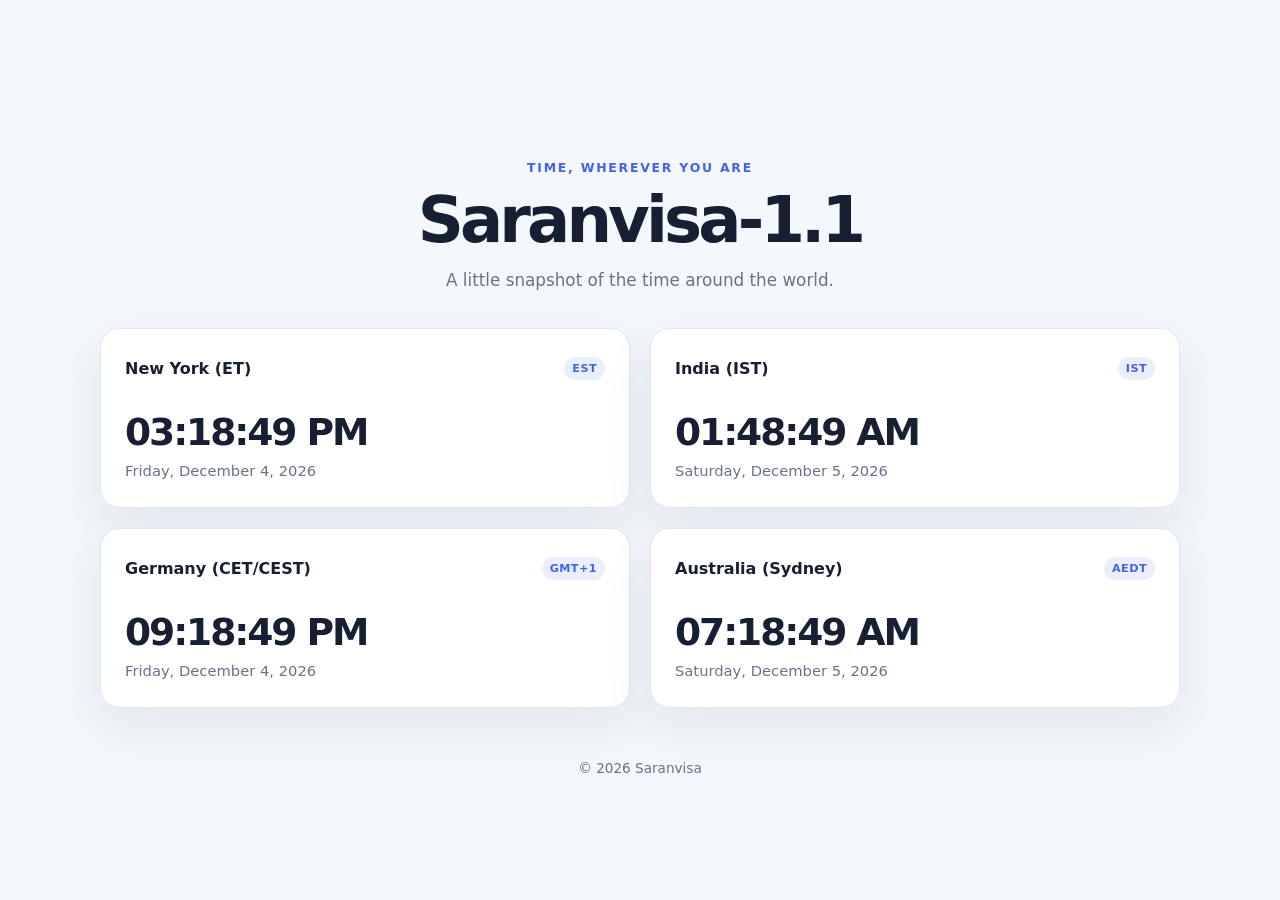
<file: index.html>
<!doctype html>
<html lang="en">
<head>
  <meta charset="utf-8">
  <meta name="viewport" content="width=device-width, initial-scale=1">
  <meta name="description" content="Current local times in New York, India, Germany, and Australia.">
  <meta name="theme-color" content="#f4f7fb">
  <title>Saranvisa</title>
  <link rel="stylesheet" href="style.css?v=1">
  <script src="script.js?v=1" defer></script>
</head>
<body>
  <main class="page-shell">
    <header class="page-header">
      <p class="eyebrow">Time, wherever you are</p>
      <h1>Saranvisa-1.1</h1>
      <p class="intro">A little snapshot of the time around the world.</p>
    </header>

    <section class="clock-grid" aria-label="Current local times">
      <article class="clock-card">
        <div class="card-heading">
          <h2>New York (ET)</h2>
          <span class="zone-abbreviation" data-zone-abbreviation="new-york">—</span>
        </div>
        <p class="clock-time" data-clock="new-york">--:--:-- --</p>
        <p class="clock-date" data-date="new-york">Loading date…</p>
      </article>

      <article class="clock-card">
        <div class="card-heading">
          <h2>India (IST)</h2>
          <span class="zone-abbreviation" data-zone-abbreviation="india">IST</span>
        </div>
        <p class="clock-time" data-clock="india">--:--:-- --</p>
        <p class="clock-date" data-date="india">Loading date…</p>
      </article>

      <article class="clock-card">
        <div class="card-heading">
          <h2>Germany (CET/CEST)</h2>
          <span class="zone-abbreviation" data-zone-abbreviation="germany">—</span>
        </div>
        <p class="clock-time" data-clock="germany">--:--:-- --</p>
        <p class="clock-date" data-date="germany">Loading date…</p>
      </article>

      <article class="clock-card">
        <div class="card-heading">
          <h2>Australia (Sydney)</h2>
          <span class="zone-abbreviation" data-zone-abbreviation="australia">—</span>
        </div>
        <p class="clock-time" data-clock="australia">--:--:-- --</p>
        <p class="clock-date" data-date="australia">Loading date…</p>
      </article>
    </section>

    <footer class="page-footer">
      <p>© <span id="current-year"></span> Saranvisa</p>
    </footer>
  </main>
</body>
</html>
</file>
<file: style.css>
/* A small, responsive layout with colors that follow the visitor's theme. */
:root {
  color-scheme: light dark;
  font-family: system-ui, -apple-system, BlinkMacSystemFont, "Segoe UI", sans-serif;
  font-synthesis: none;
  text-rendering: optimizeLegibility;
  -webkit-font-smoothing: antialiased;
  -moz-osx-font-smoothing: grayscale;
  --page-background: #f4f7fb;
  --card-background: #ffffff;
  --text-primary: #172033;
  --text-secondary: #68738a;
  --accent: #4263eb;
  --card-border: #e2e8f2;
  --card-shadow: 0 18px 50px rgb(30 48 90 / 8%);
}

* {
  box-sizing: border-box;
}

body {
  min-width: 320px;
  min-height: 100vh;
  margin: 0;
  background: var(--page-background);
  color: var(--text-primary);
}

.page-shell {
  display: flex;
  width: min(100% - 40px, 1080px);
  min-height: 100vh;
  flex-direction: column;
  justify-content: center;
  margin-inline: auto;
  padding-block: 64px 28px;
}

.page-header {
  margin-bottom: 38px;
  text-align: center;
}

.eyebrow {
  margin: 0 0 12px;
  color: var(--accent);
  font-size: 0.78rem;
  font-weight: 700;
  letter-spacing: 0.14em;
  text-transform: uppercase;
}

h1 {
  margin: 0;
  font-size: clamp(2.5rem, 6vw, 4rem);
  letter-spacing: -0.06em;
  line-height: 1.05;
}

.intro {
  margin: 16px 0 0;
  color: var(--text-secondary);
  font-size: 1.05rem;
}

.clock-grid {
  display: grid;
  grid-template-columns: repeat(2, minmax(0, 1fr));
  gap: 20px;
}

.clock-card {
  min-width: 0;
  padding: 28px 24px;
  border: 1px solid var(--card-border);
  border-radius: 20px;
  background: var(--card-background);
  box-shadow: var(--card-shadow);
}

.card-heading {
  display: flex;
  align-items: center;
  justify-content: space-between;
  gap: 12px;
}

.card-heading h2 {
  margin: 0;
  font-size: 1rem;
  font-weight: 650;
}

.zone-abbreviation {
  flex: 0 0 auto;
  padding: 5px 8px;
  border-radius: 999px;
  background: color-mix(in srgb, var(--accent) 10%, transparent);
  color: var(--accent);
  font-size: 0.7rem;
  font-weight: 750;
  letter-spacing: 0.04em;
}

.clock-time {
  margin: 30px 0 8px;
  font-size: clamp(1.8rem, 3vw, 2.35rem);
  font-variant-numeric: tabular-nums;
  font-weight: 650;
  letter-spacing: -0.055em;
  white-space: nowrap;
}

.clock-date {
  margin: 0;
  color: var(--text-secondary);
  font-size: 0.92rem;
}

.page-footer {
  margin-top: 52px;
  color: var(--text-secondary);
  font-size: 0.85rem;
  text-align: center;
}

.page-footer p {
  margin: 0;
}

@media (max-width: 760px) {
  .page-shell {
    width: min(100% - 32px, 520px);
    padding-block: 48px 24px;
  }

  .page-header {
    margin-bottom: 28px;
  }

  .clock-grid {
    grid-template-columns: 1fr;
    gap: 14px;
  }

  .clock-card {
    padding: 23px 22px;
  }

  .clock-time {
    margin-top: 22px;
    font-size: 2.1rem;
  }

  .page-footer {
    margin-top: 34px;
  }
}

@media (prefers-color-scheme: dark) {
  :root {
    --page-background: #101522;
    --card-background: #191f2e;
    --text-primary: #f0f3fa;
    --text-secondary: #a6afc2;
    --accent: #91a7ff;
    --card-border: #2b3448;
    --card-shadow: 0 18px 50px rgb(0 0 0 / 20%);
  }
}
</file>
